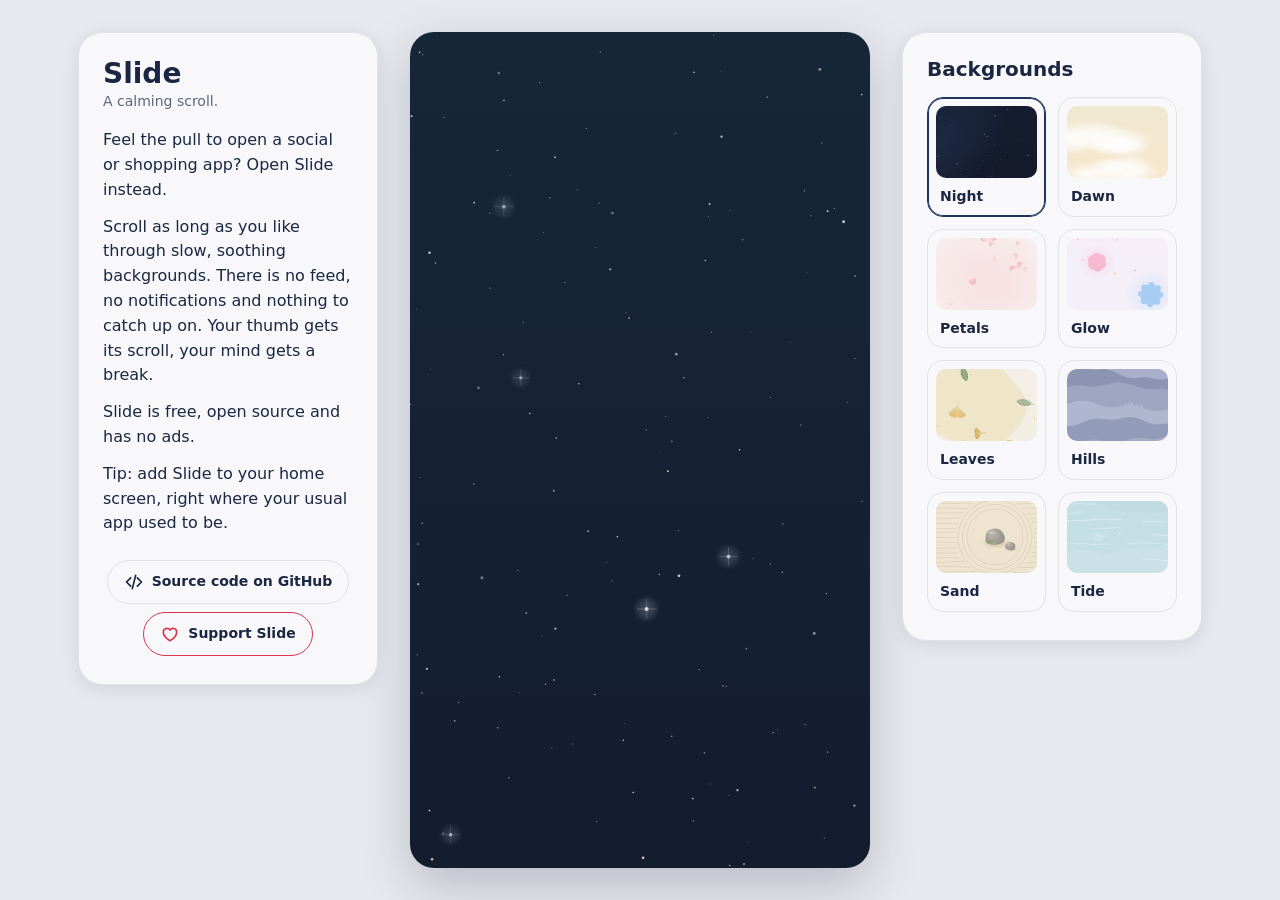
<file: index.html>
<!doctype html>
<html lang="en">
<head>
  <meta charset="utf-8">
  <meta name="viewport" content="width=device-width, initial-scale=1, viewport-fit=cover">

  <title>Slide: a calming scroll, open it instead of social or shopping apps</title>
  <meta name="description" content="Slide is a calming scroll through soothing backgrounds. Open it instead of social or shopping apps: your thumb gets its scroll, your mind gets a break.">
  <link rel="canonical" href="https://slide.gruvw.com/">
  <meta name="robots" content="index, follow">
  <meta name="author" content="gruvw">

  <!-- Icons -->
  <link rel="icon" href="favicon.ico" sizes="32x32">
  <link rel="icon" href="icons/favicon.svg" type="image/svg+xml">
  <link rel="apple-touch-icon" href="icons/apple-touch-icon.png">

  <!-- PWA -->
  <link rel="manifest" href="manifest.json">
  <meta name="theme-color" content="#172a4d">
  <meta name="mobile-web-app-capable" content="yes">
  <meta name="apple-mobile-web-app-title" content="Slide">
  <meta name="apple-mobile-web-app-status-bar-style" content="black-translucent">

  <!-- Link previews (WhatsApp, Telegram, Signal, iMessage, Slack…) -->
  <meta property="og:type" content="website">
  <meta property="og:site_name" content="Slide">
  <meta property="og:title" content="Slide: a calming scroll">
  <meta property="og:description" content="Open Slide instead of social or shopping apps. Scroll through soothing backgrounds: no feed, no ads, nothing to catch up on.">
  <meta property="og:url" content="https://slide.gruvw.com/">
  <meta property="og:image" content="https://slide.gruvw.com/icons/og-image.png">
  <meta property="og:image:type" content="image/png">
  <meta property="og:image:width" content="512">
  <meta property="og:image:height" content="512">
  <meta property="og:image:alt" content="Slide logo: three soft waves on a deep navy square">
  <meta property="og:locale" content="en_US">
  <meta name="twitter:card" content="summary">
  <meta name="twitter:title" content="Slide: a calming scroll">
  <meta name="twitter:description" content="Open Slide instead of social or shopping apps. Scroll through soothing backgrounds: no feed, no ads, nothing to catch up on.">
  <meta name="twitter:image" content="https://slide.gruvw.com/icons/og-image.png">

  <script type="application/ld+json">
  {
    "@context": "https://schema.org",
    "@type": "WebApplication",
    "name": "Slide",
    "url": "https://slide.gruvw.com/",
    "description": "A calming scroll through soothing backgrounds, to open instead of social or shopping apps.",
    "applicationCategory": "LifestyleApplication",
    "operatingSystem": "Any",
    "browserRequirements": "Requires a modern web browser",
    "isAccessibleForFree": true,
    "offers": { "@type": "Offer", "price": "0", "priceCurrency": "USD" },
    "author": { "@type": "Person", "name": "gruvw", "url": "https://github.com/gruvw" },
    "codeRepository": "https://github.com/gruvw/slide"
  }
  </script>

  <link rel="stylesheet" href="style.css">
  <script src="script.js" defer></script>
</head>
<body>
  <div class="layout">

    <!-- About: centered window on mobile, left side bar on desktop -->
    <aside class="panel" id="about-panel" tabindex="-1" aria-labelledby="about-title">
      <header class="panel__header">
        <div>
          <h1 class="panel__title panel__title--brand" id="about-title">Slide</h1>
          <p class="panel__subtitle">A calming scroll.</p>
        </div>
        <button class="icon-button panel__close" type="button" data-close aria-label="Close">
          <svg class="icon" viewBox="0 0 24 24" aria-hidden="true"><path d="M6 6l12 12M18 6L6 18"/></svg>
        </button>
      </header>
      <div class="panel__content">
        <div class="panel__body">
          <p>Feel the pull to open a social or shopping app? Open Slide instead.</p>
          <p>Scroll as long as you like through slow, soothing backgrounds. There is no feed, no notifications and nothing to catch up on. Your thumb gets its scroll, your mind gets a break.</p>
          <p>Slide is free, open source and has no ads.</p>
          <p>Tip: add Slide to your home screen, right where your usual app used to be.</p>
        </div>
        <footer class="panel__footer">
          <a class="button" href="https://github.com/gruvw/slide" target="_blank" rel="noopener">
            <svg class="icon" viewBox="0 0 24 24" aria-hidden="true"><path d="M8 7l-5 5 5 5M16 7l5 5-5 5M14 4l-4 16"/></svg>
            Source code on GitHub
          </a>
          <a class="button button--love" href="https://ko-fi.com/gruvw" target="_blank" rel="noopener">
            <svg class="icon" viewBox="0 0 24 24" aria-hidden="true"><path d="M12 20s-8-4.6-8-10.2A4.3 4.3 0 0 1 12 7.4a4.3 4.3 0 0 1 8 2.4C20 15.4 12 20 12 20z"/></svg>
            Support Slide
          </a>
        </footer>
      </div>
    </aside>

    <!-- The app: the scrolling zone and its two floating pills -->
    <main class="app">
      <div class="scroller" id="scroller" tabindex="0" aria-label="Endless calm scroll">
        <div class="track" id="track"></div>
      </div>

      <nav class="topbar" aria-label="Slide">
        <button class="pill" type="button" data-toggle="about-panel" aria-controls="about-panel" aria-expanded="false">Slide</button>
        <button class="pill pill--icon" type="button" data-toggle="backgrounds-panel" aria-controls="backgrounds-panel" aria-expanded="false" aria-label="Choose a background">
          <svg class="icon" viewBox="0 0 24 24" aria-hidden="true"><path d="M5 7h14M5 12h14M5 17h14"/></svg>
        </button>
      </nav>

      <!-- Suggests installing the app, once it has been used a while (script.js: 6. Install suggestion) -->
      <aside class="install-tip" id="install-tip" aria-label="Install Slide" hidden>
        <img class="install-tip__icon" src="icons/icon-192.png" alt="" width="44" height="44">
        <p class="install-tip__text" id="install-text"><strong>Add Slide to your home screen</strong><span>Right where your usual app used to be. Full screen, and it works offline.</span></p>
        <div class="install-tip__actions">
          <button class="button" type="button" id="install-later">Not now</button>
          <button class="button button--primary" type="button" id="install-now">Install</button>
        </div>
      </aside>
    </main>

    <!-- Backgrounds: centered window on mobile, right side bar on desktop -->
    <aside class="panel" id="backgrounds-panel" tabindex="-1" aria-labelledby="backgrounds-title">
      <header class="panel__header">
        <h2 class="panel__title" id="backgrounds-title">Backgrounds</h2>
        <button class="icon-button panel__close" type="button" data-close aria-label="Close">
          <svg class="icon" viewBox="0 0 24 24" aria-hidden="true"><path d="M6 6l12 12M18 6L6 18"/></svg>
        </button>
      </header>
      <div class="panel__content">
        <ul class="bg-grid">
          <li><button class="bg-option" type="button" data-background="night" aria-pressed="false"><canvas class="bg-option__preview" aria-hidden="true"></canvas><span class="bg-option__name">Night</span></button></li>
          <li><button class="bg-option" type="button" data-background="dawn" aria-pressed="false"><canvas class="bg-option__preview" aria-hidden="true"></canvas><span class="bg-option__name">Dawn</span></button></li>
          <li><button class="bg-option" type="button" data-background="petals" aria-pressed="false"><canvas class="bg-option__preview" aria-hidden="true"></canvas><span class="bg-option__name">Petals</span></button></li>
          <li><button class="bg-option" type="button" data-background="glow" aria-pressed="false"><canvas class="bg-option__preview" aria-hidden="true"></canvas><span class="bg-option__name">Glow</span></button></li>
          <li><button class="bg-option" type="button" data-background="leaves" aria-pressed="false"><canvas class="bg-option__preview" aria-hidden="true"></canvas><span class="bg-option__name">Leaves</span></button></li>
          <li><button class="bg-option" type="button" data-background="hills" aria-pressed="false"><canvas class="bg-option__preview" aria-hidden="true"></canvas><span class="bg-option__name">Hills</span></button></li>
          <li><button class="bg-option" type="button" data-background="sand" aria-pressed="false"><canvas class="bg-option__preview" aria-hidden="true"></canvas><span class="bg-option__name">Sand</span></button></li>
          <li><button class="bg-option" type="button" data-background="tide" aria-pressed="false"><canvas class="bg-option__preview" aria-hidden="true"></canvas><span class="bg-option__name">Tide</span></button></li>
        </ul>
      </div>
    </aside>

  </div>

  <div class="backdrop" id="backdrop" aria-hidden="true"></div>

  <!-- Privacy-friendly visit counts (no cookies): https://slide.goatcounter.com -->
  <script data-goatcounter="https://slide.goatcounter.com/count" async src="https://gc.zgo.at/count.js"></script>
</body>
</html>
</file>
<file: style.css>
/* ==========================================================================
   Slide: styles

   1. Tokens       design values (colors, spacing, type, motion…)
   2. Base         resets and element defaults
   3. Layout       page structure (.layout, .app, .scroller, .track)
   4. Components   reusable pieces (.pill, .panel, .icon-button, .bg-option…)
   5. Desktop      wide-screen layout with side bars

   The backgrounds themselves are drawn by script.js (section 2).

   Naming: blocks (.panel), elements (.panel__title), modifiers (.pill--icon),
   states (.is-open, .is-selected). Only use token variables for values.
   ========================================================================== */


/* 1. Tokens
   ========================================================================== */

:root {
  /* Colors */
  --color-ink: #1b2742;
  --color-ink-muted: #5d667a;
  --color-page: #e8e9ef;
  --color-surface: rgb(250 250 252 / 0.85);
  --color-surface-solid: #f8f8fb;
  --color-surface-hover: rgb(27 39 66 / 0.06);
  --color-border: rgb(27 39 66 / 0.1);
  --color-accent: #1d3461;
  --color-primary: #1d3461;
  --color-on-primary: #ffffff;
  --color-love: #d8374f;
  --color-love-soft: rgb(216 55 79 / 0.08);
  --color-backdrop: rgb(14 22 40 / 0.35);

  /* Spacing scale */
  --space-1: 4px;
  --space-2: 8px;
  --space-3: 12px;
  --space-4: 16px;
  --space-5: 24px;
  --space-6: 32px;
  --space-7: 48px;

  /* Typography */
  --font-sans: ui-rounded, "SF Pro Rounded", system-ui, -apple-system, "Segoe UI", Roboto, sans-serif;
  --text-sm: 0.875rem;
  --text-md: 1rem;
  --text-lg: 1.25rem;
  --text-xl: 1.75rem;
  --weight-regular: 400;
  --weight-bold: 600;
  --line-height: 1.55;

  /* Shape & depth */
  --radius-sm: 10px;
  --radius-md: 16px;
  --radius-lg: 24px;
  --radius-pill: 999px;
  --shadow-soft: 0 4px 18px rgb(20 30 55 / 0.1);
  --shadow-lift: 0 18px 50px rgb(20 30 55 / 0.22);
  --blur: 16px;

  /* Motion */
  --duration: 220ms;
  --ease: cubic-bezier(0.2, 0.7, 0.3, 1);

  /* Sizes */
  --pill-height: 44px;
  --tap-size: 48px; /* minimum touch target, padded out invisibly where needed */
  --panel-width: 380px;
  --app-max-width: 460px;
  --sidebar-width: 300px;
  --track-height: 1000000px;

  /* Layers */
  --z-topbar: 10;
  --z-backdrop: 20;
  --z-panel: 30;
}

@media (prefers-color-scheme: dark) {
  :root {
    --color-ink: #ffffff;
    --color-ink-muted: #c9cdd6;
    --color-page: #101219;
    --color-surface: rgb(20 23 31 / 0.82);
    --color-surface-solid: #141720;
    --color-surface-hover: rgb(255 255 255 / 0.07);
    --color-border: rgb(255 255 255 / 0.1);
    --color-accent: #8e9cba;
    --color-primary: #e6e9f2;
    --color-on-primary: #141826;
    --color-love: #ff7b8b;
    --color-love-soft: rgb(255 123 139 / 0.1);
    --color-backdrop: rgb(0 0 0 / 0.5);
  }
}

@media (prefers-reduced-motion: reduce) {
  :root {
    --duration: 1ms;
  }
}


/* 2. Base
   ========================================================================== */

*,
*::before,
*::after {
  box-sizing: border-box;
}

html,
body {
  height: 100%;
  margin: 0;
}

body {
  overflow: hidden;
  background: var(--color-page);
  color: var(--color-ink);
  font-family: var(--font-sans);
  font-size: var(--text-md);
  line-height: var(--line-height);
  -webkit-font-smoothing: antialiased;
  -webkit-tap-highlight-color: transparent;
}

h1,
h2,
p {
  margin: 0;
}

button {
  font: inherit;
  color: inherit;
}

/* No double-tap-to-zoom delay on anything tappable */
button,
a {
  touch-action: manipulation;
}

:focus-visible {
  outline: 2px solid var(--color-accent);
  outline-offset: 2px;
}

.visually-hidden {
  position: absolute;
  width: 1px;
  height: 1px;
  overflow: hidden;
  clip-path: inset(50%);
  white-space: nowrap;
}


/* 3. Layout
   ========================================================================== */

.layout {
  height: 100dvh;
}

.app {
  position: relative;
  height: 100%;
  overflow: hidden;
}

/* The scrolling zone: a very tall .track inside a scroll container.
   script.js draws the background as a stack of canvas "chunks" inside the
   track (only the ones near the screen exist), and silently jumps back toward
   the middle when the user gets near an end, so the scroll never runs out. */
.scroller {
  height: 100%;
  overflow-y: auto;
  overscroll-behavior: contain;
  scrollbar-width: none;
}

.scroller::-webkit-scrollbar {
  display: none;
}

.scroller:focus {
  outline: none;
}

/* Briefly set by script.js to stop a running fling (e.g. on a background change) */
.scroller.is-frozen {
  overflow-y: hidden;
}

.track {
  position: relative;
  height: var(--track-height);
  overflow: hidden;
}

.chunk {
  position: absolute;
  left: 0;
  display: block;
  width: 100%;
}

.topbar {
  position: absolute;
  inset: 0 0 auto;
  z-index: var(--z-topbar);
  display: flex;
  justify-content: space-between;
  padding: max(var(--space-4), env(safe-area-inset-top)) max(var(--space-4), env(safe-area-inset-right)) 0 max(var(--space-4), env(safe-area-inset-left));
  pointer-events: none;
}

.topbar > * {
  pointer-events: auto;
}

/* Installed on iPhone, the background runs behind the status bar, whose clock
   and icons are always white there. A soft shade keeps them readable on light
   backgrounds. Only for the installed app on iPhone/iPad: -webkit-touch-callout
   is supported by iOS Safari alone, and the shade has zero height anywhere
   without a top inset. */
@media (display-mode: standalone) {
  @supports (-webkit-touch-callout: none) {
    .app::before {
      content: "";
      position: absolute;
      inset: 0 0 auto;
      z-index: var(--z-topbar);
      height: calc(env(safe-area-inset-top) * 1.6);
      background: linear-gradient(rgb(0 0 0 / 0.28), rgb(0 0 0 / 0));
      pointer-events: none;
    }
  }
}


/* 4. Components
   ========================================================================== */

/* Pill: floating glass button */
.pill {
  position: relative;
  display: inline-flex;
  align-items: center;
  justify-content: center;
  gap: var(--space-2);
  height: var(--pill-height);
  padding: 0 var(--space-4);
  border: 1px solid var(--color-border);
  border-radius: var(--radius-pill);
  background: var(--color-surface);
  box-shadow: var(--shadow-soft);
  -webkit-backdrop-filter: blur(var(--blur));
  backdrop-filter: blur(var(--blur));
  font-weight: var(--weight-bold);
  letter-spacing: 0.01em;
  cursor: pointer;
  transition: transform var(--duration) var(--ease);
}

/* An invisible margin around each pill, so a slightly-off tap still hits it */
.pill::before {
  content: "";
  position: absolute;
  inset: calc(-1 * var(--space-2));
}

.pill:active {
  transform: scale(0.95);
}

.pill--icon {
  width: var(--pill-height);
  padding: 0;
}

/* Icon button: small round button inside panels */
.icon-button {
  position: relative;
  display: inline-grid;
  place-items: center;
  flex: none;
  width: 40px;
  height: 40px;
  padding: 0;
  border: 0;
  border-radius: var(--radius-pill);
  background: transparent;
  color: var(--color-ink-muted);
  cursor: pointer;
  transition: background var(--duration) var(--ease);
}

.icon-button::before {
  content: "";
  position: absolute;
  inset: calc((40px - var(--tap-size)) / 2);
}

.icon-button:hover {
  background: var(--color-surface-hover);
}

.icon {
  width: 20px;
  height: 20px;
  flex: none;
  fill: none;
  stroke: currentColor;
  stroke-width: 2;
  stroke-linecap: round;
  stroke-linejoin: round;
}

/* Panel: floating window in the middle of the screen (mobile),
   side bar on desktop (see 5. Desktop) */
.panel {
  position: fixed;
  top: 50%;
  left: 50%;
  z-index: var(--z-panel);
  width: min(calc(100vw - 2 * var(--space-4)), var(--panel-width));
  display: flex;
  flex-direction: column;
  max-height: min(calc(100dvh - 2 * var(--space-7)), 640px);
  overflow: hidden;
  padding: var(--space-5) 0;
  border: 1px solid var(--color-border);
  border-radius: var(--radius-lg);
  background: var(--color-surface-solid);
  box-shadow: var(--shadow-lift);
  opacity: 0;
  visibility: hidden;
  transform: translate(-50%, -48%) scale(0.97);
  transition:
    opacity var(--duration) var(--ease),
    transform var(--duration) var(--ease),
    visibility 0s linear var(--duration);
}

.panel.is-open {
  opacity: 1;
  visibility: visible;
  transform: translate(-50%, -50%);
  transition-delay: 0s;
}

.panel:focus {
  outline: none;
}

/* The header stays put; only .panel__content scrolls. The panel's top and
   bottom padding keep the scroll bar clear of the rounded corners. */
.panel__header {
  display: flex;
  flex: none;
  align-items: center;
  justify-content: space-between;
  gap: var(--space-3);
  padding: 0 var(--space-5) var(--space-3);
}

.panel__content {
  flex: 1;
  min-height: 0;
  overflow-y: auto;
  padding: var(--space-1) var(--space-5);
  scrollbar-width: thin;
}

.panel__title {
  font-size: var(--text-lg);
  font-weight: var(--weight-bold);
  line-height: 1.2;
}

.panel__title--brand {
  font-size: var(--text-xl);
}

.panel__subtitle {
  color: var(--color-ink-muted);
  font-size: var(--text-sm);
}

.panel__body > * + * {
  margin-top: var(--space-3);
}

.panel__footer {
  display: flex;
  flex-direction: column;
  align-items: center;
  gap: var(--space-2);
  margin-top: var(--space-5);
}

/* Backdrop: dims the app behind an open panel */
.backdrop {
  position: fixed;
  inset: 0;
  z-index: var(--z-backdrop);
  background: var(--color-backdrop);
  opacity: 0;
  visibility: hidden;
  transition:
    opacity var(--duration) var(--ease),
    visibility 0s linear var(--duration);
}

.backdrop.is-open {
  opacity: 1;
  visibility: visible;
  transition-delay: 0s;
}

/* Button: outlined pill, for links and buttons alike (e.g. the source code
   link); --primary is filled, --love has a red outline and icon */
.button {
  display: inline-flex;
  align-items: center;
  justify-content: center;
  min-height: 44px;
  gap: var(--space-2);
  padding: var(--space-2) var(--space-4);
  border: 1px solid var(--color-border);
  border-radius: var(--radius-pill);
  color: var(--color-ink);
  font-size: var(--text-sm);
  font-weight: var(--weight-bold);
  background: transparent;
  text-decoration: none;
  cursor: pointer;
  transition: background var(--duration) var(--ease);
}

.button:hover {
  background: var(--color-surface-hover);
}

.button--primary,
.button--primary:hover {
  border-color: var(--color-primary);
  background: var(--color-primary);
  color: var(--color-on-primary);
}

.button--primary:hover {
  opacity: 0.88;
}

.button--love {
  border-color: var(--color-love);
}

.button--love .icon {
  color: var(--color-love);
}

.button--love:hover {
  background: var(--color-love-soft);
}

/* Install tip: a small card at the bottom of the app suggesting to install it */
.install-tip {
  position: absolute;
  right: var(--space-3);
  bottom: max(var(--space-4), env(safe-area-inset-bottom));
  left: var(--space-3);
  z-index: var(--z-topbar);
  display: grid;
  grid-template-columns: auto minmax(0, 1fr);
  grid-template-areas:
    "icon text"
    "actions actions";
  align-items: center;
  gap: var(--space-3) var(--space-3);
  padding: var(--space-4);
  border: 1px solid var(--color-border);
  border-radius: var(--radius-lg);
  background: var(--color-surface-solid);
  box-shadow: var(--shadow-lift);
  animation: install-tip-in var(--duration) var(--ease);
}

.install-tip[hidden] {
  display: none;
}

@keyframes install-tip-in {
  from {
    opacity: 0;
    transform: translateY(var(--space-2));
  }
}

.install-tip__icon {
  grid-area: icon;
  display: block;
  width: 44px;
  height: 44px;
  border: 1px solid var(--color-border);
  border-radius: var(--radius-sm);
}

.install-tip__text {
  grid-area: text;
  display: flex;
  flex-direction: column;
  gap: 2px;
  color: var(--color-ink-muted);
  font-size: var(--text-sm);
  line-height: 1.4;
}

.install-tip__text strong {
  color: var(--color-ink);
  font-size: var(--text-md);
  font-weight: var(--weight-bold);
}

.install-tip__text .icon {
  display: inline-block;
  width: 16px;
  height: 16px;
  vertical-align: -3px;
  color: var(--color-ink);
}

.install-tip__actions {
  grid-area: actions;
  display: flex;
  justify-content: flex-end;
  gap: var(--space-2);
}

.install-tip__actions [hidden] {
  display: none;
}

/* Background picker */
.bg-grid {
  display: grid;
  grid-template-columns: repeat(2, 1fr);
  gap: var(--space-3);
  margin: 0;
  padding: 0;
  list-style: none;
}

.bg-option {
  display: flex;
  flex-direction: column;
  gap: var(--space-2);
  width: 100%;
  padding: var(--space-2);
  border: 1px solid var(--color-border);
  border-radius: var(--radius-md);
  background: transparent;
  text-align: left;
  cursor: pointer;
  transition:
    background var(--duration) var(--ease),
    border-color var(--duration) var(--ease);
}

.bg-option:hover {
  background: var(--color-surface-hover);
}

.bg-option.is-selected {
  border-color: var(--color-accent);
  box-shadow: inset 0 0 0 1px var(--color-accent);
}

.bg-option__preview {
  display: block;
  width: 100%;
  height: 72px;
  border-radius: var(--radius-sm);
}

.bg-option__name {
  padding: 0 var(--space-1);
  font-size: var(--text-sm);
  font-weight: var(--weight-bold);
}


/* 5. Desktop
   Three columns: about (left) · app (middle, max width) · backgrounds (right).
   Panels become always-visible side bars, so the pills are not needed.
   ========================================================================== */

@media (min-width: 1000px) {
  .layout {
    display: grid;
    grid-template-columns: var(--sidebar-width) minmax(0, var(--app-max-width)) var(--sidebar-width);
    justify-content: center;
    align-items: start;
    gap: var(--space-6);
    padding: var(--space-6);
  }

  .app {
    height: calc(100dvh - 2 * var(--space-6));
    border-radius: var(--radius-lg);
    box-shadow: var(--shadow-lift);
  }

  .topbar,
  .backdrop,
  .panel__close {
    display: none;
  }

  .panel,
  .panel.is-open {
    position: static;
    width: auto;
    max-height: calc(100dvh - 2 * var(--space-6));
    border-radius: var(--radius-lg);
    box-shadow: var(--shadow-soft);
    opacity: 1;
    visibility: visible;
    transform: none;
    transition: none;
  }
}
</file>
